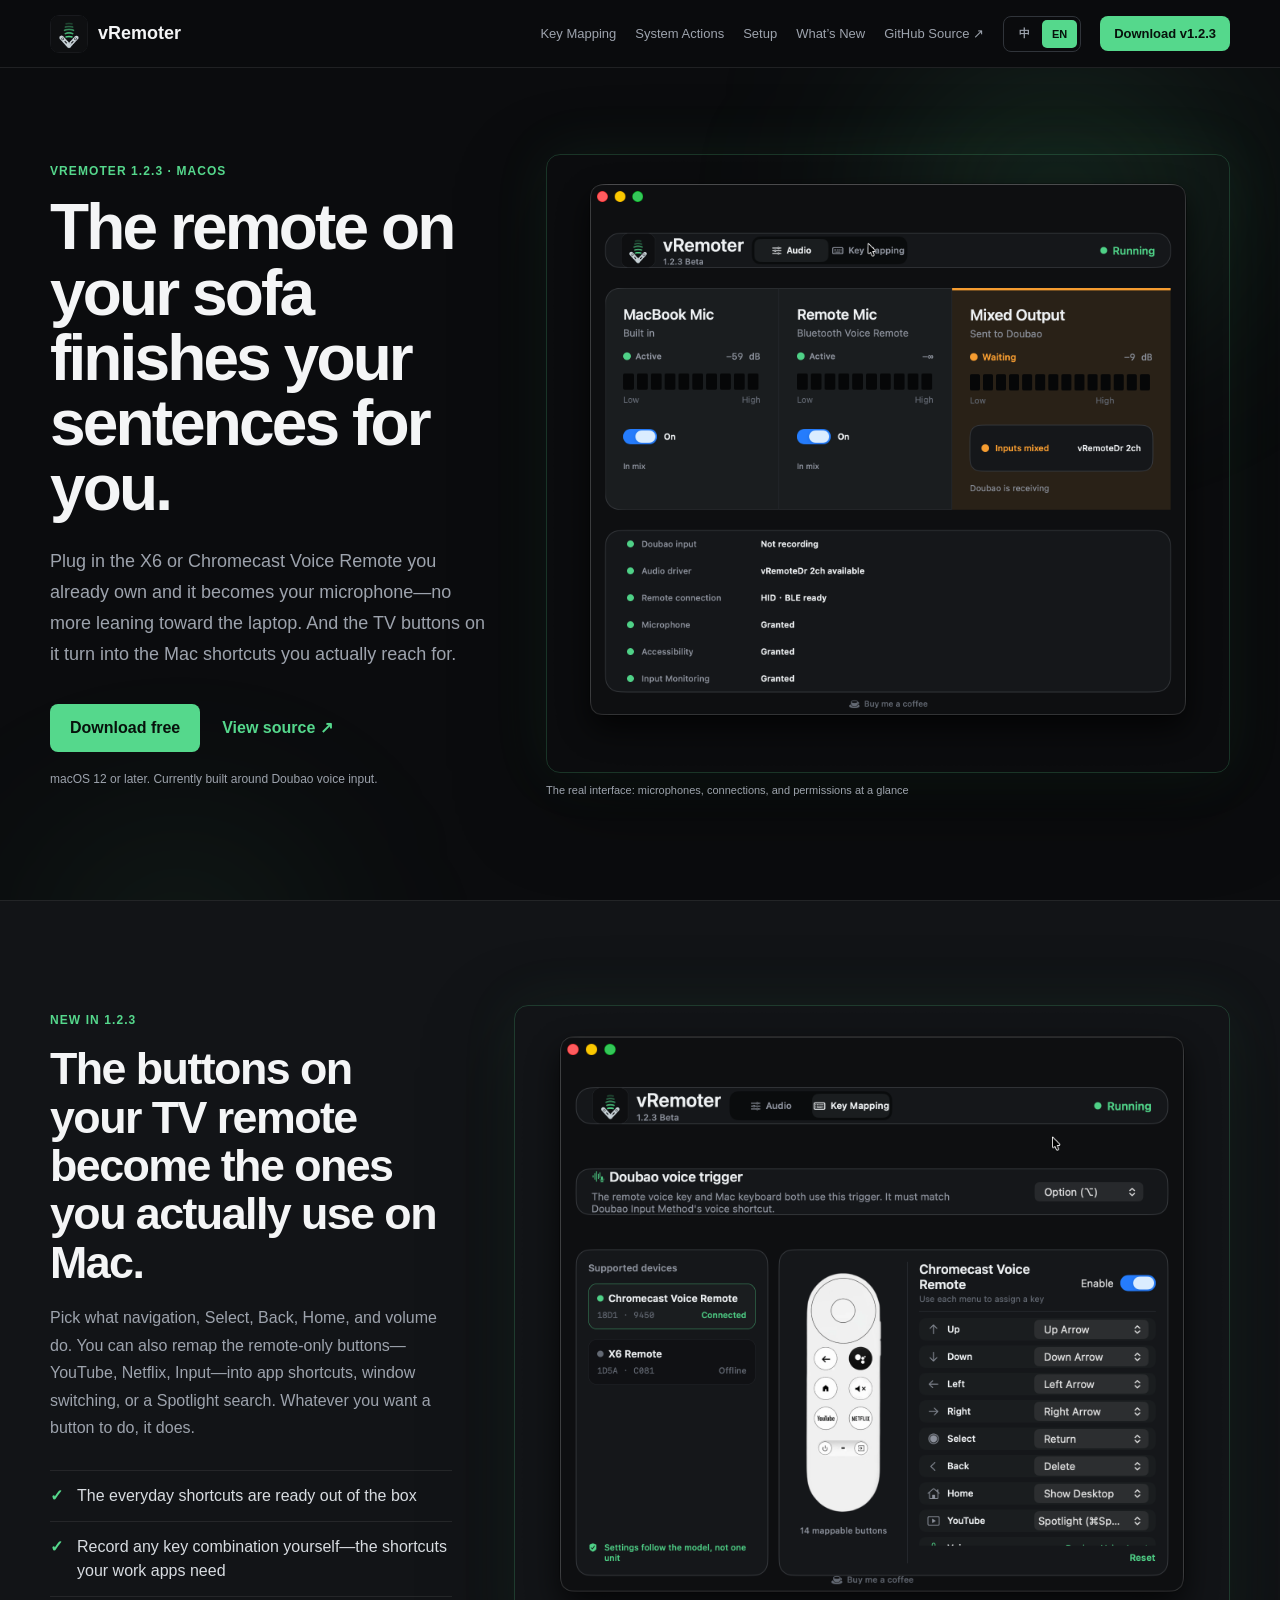
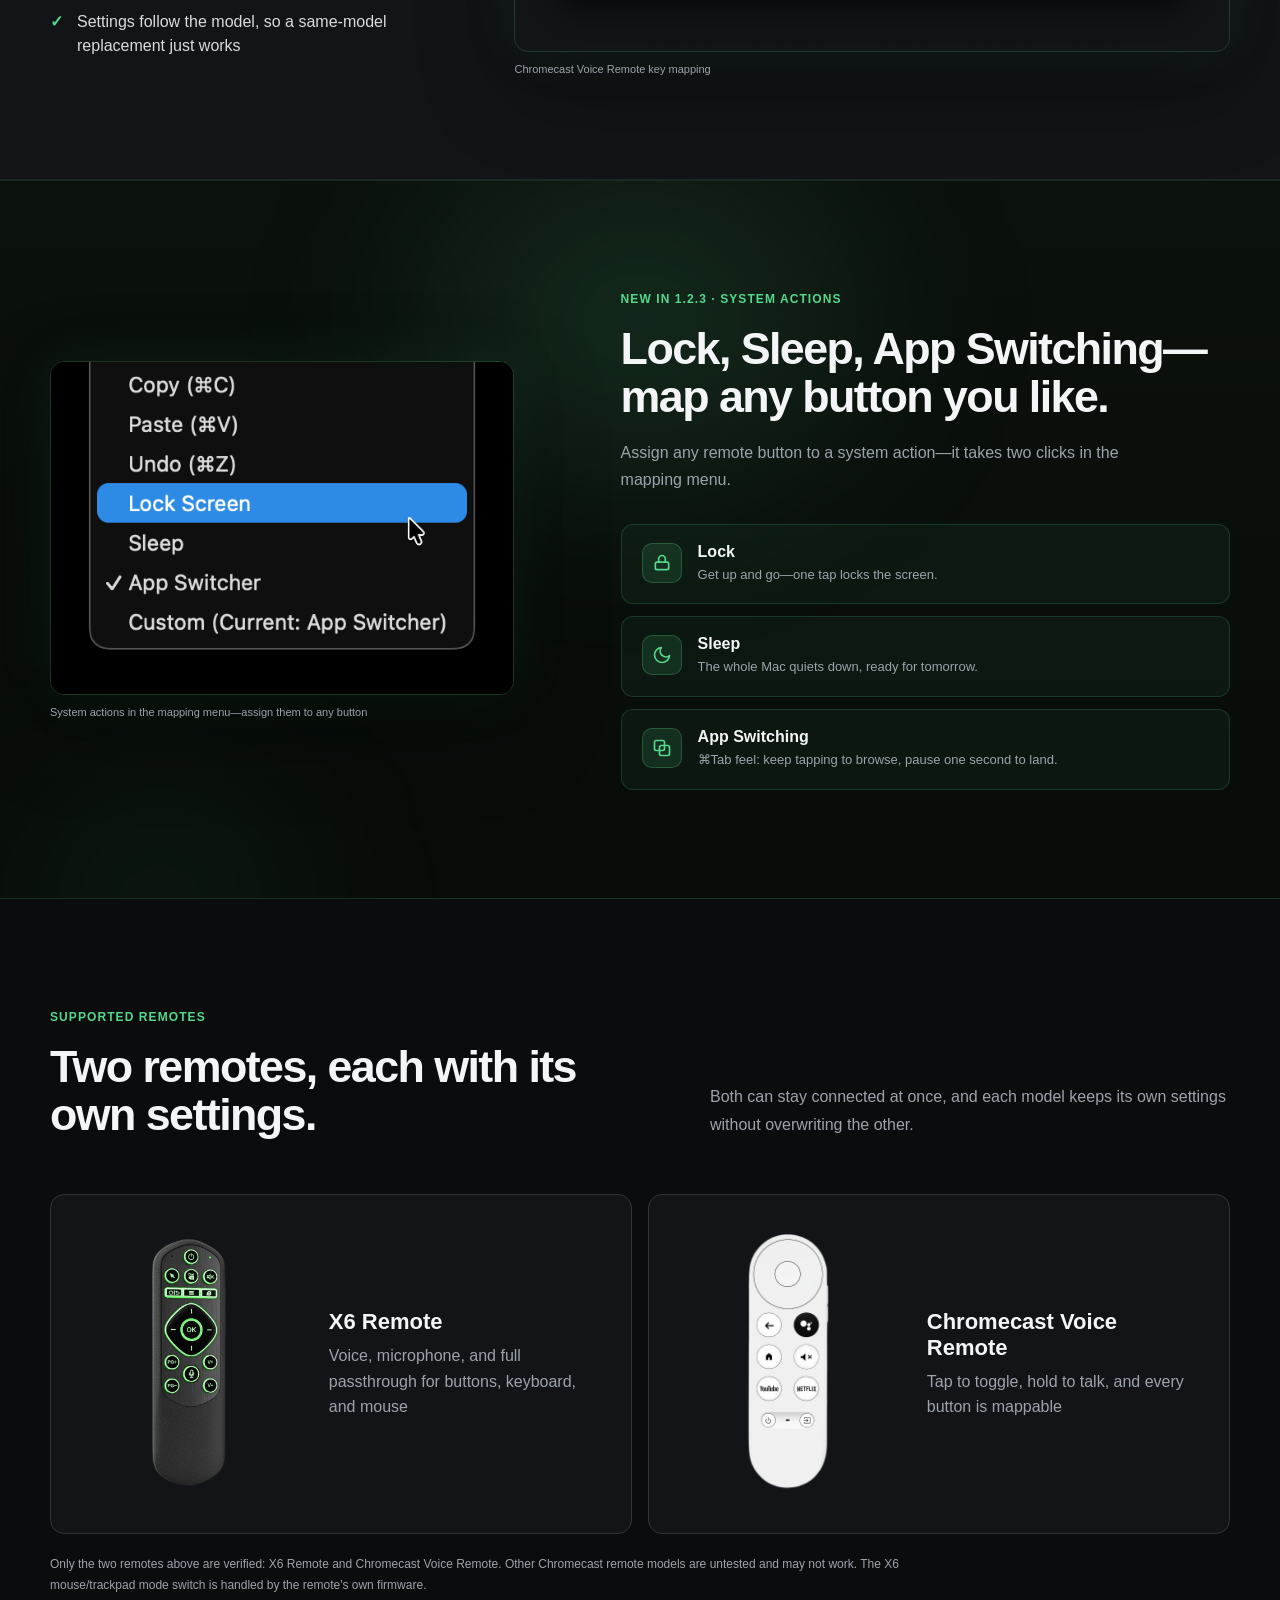
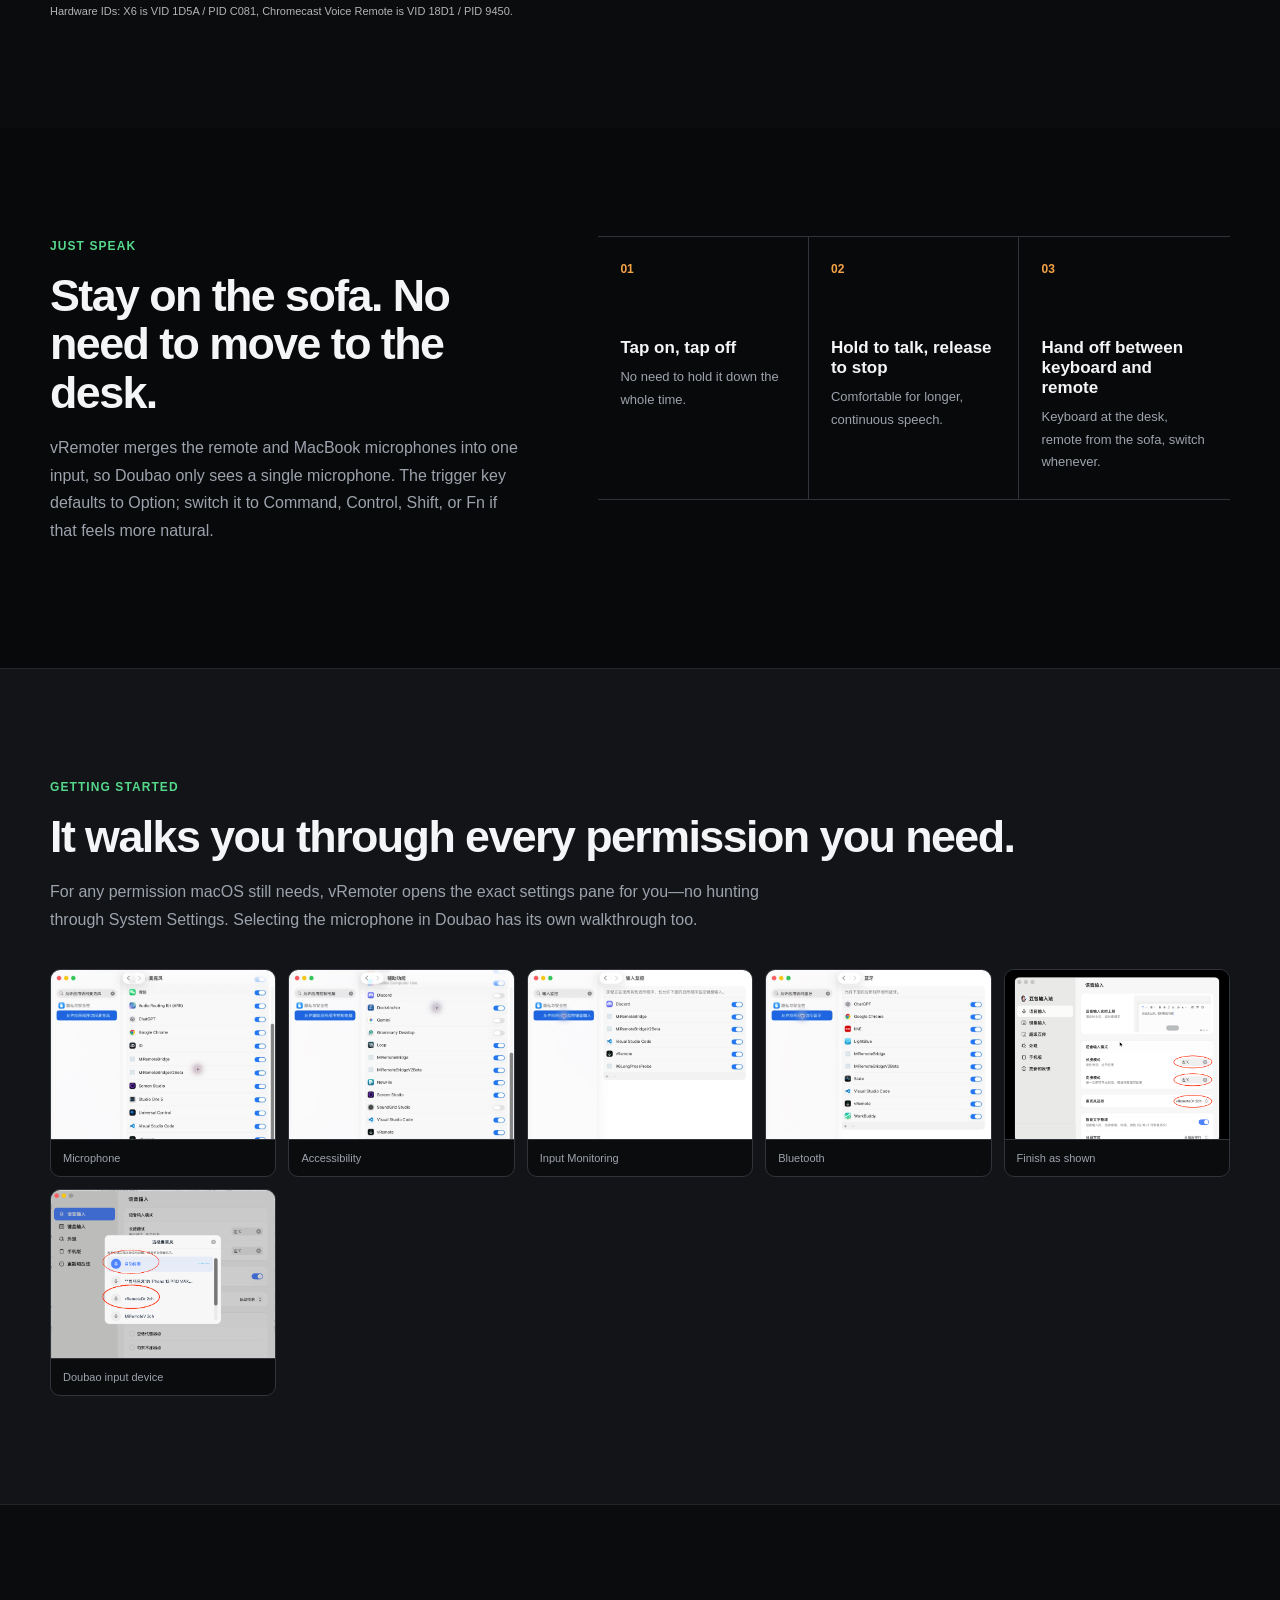
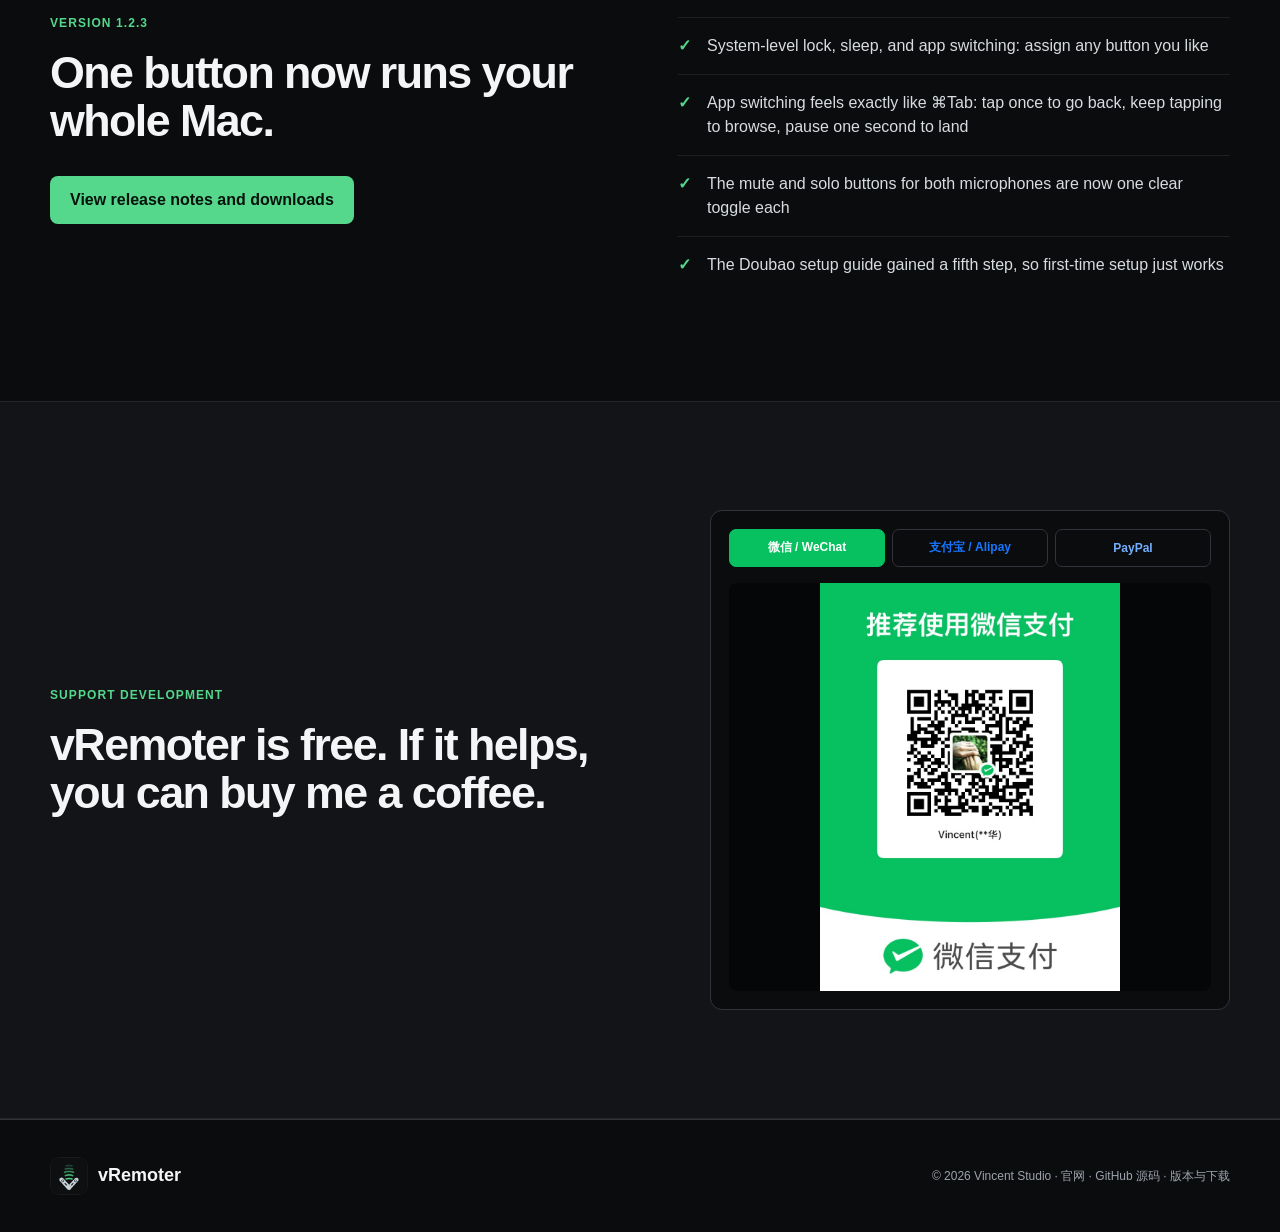
<file: docs/index.html>
<!doctype html>
<html lang="zh-Hans">
<head>
  <meta charset="utf-8">
  <meta name="viewport" content="width=device-width, initial-scale=1">
  <meta name="color-scheme" content="dark">
  <meta name="description" content="让 X6 与 Chromecast Voice Remote 变成 Mac 的语音麦克风与快捷键：对着遥控器说话就行，电视按键也能变成你要的 Mac 操作。vRemoter turns supported Bluetooth voice remotes into a dual-microphone voice input and programmable macOS controller for Doubao.">
  <title>vRemoter · 把遥控器变成你的麦克风和快捷键</title>
  <link rel="icon" href="assets/brand/vremoter-logo.png">
  <link rel="stylesheet" href="styles.css">
</head>
<body>
  <header class="topbar">
    <a class="brand" href="#top" aria-label="vRemoter"><img src="assets/brand/vremoter-logo.png" alt=""><span>vRemoter</span></a>
    <nav class="top-actions" aria-label="Primary">
      <a href="#mapping" data-zh="按键映射" data-en="Key Mapping">按键映射</a>
      <a href="#actions" data-zh="系统动作" data-en="System Actions">系统动作</a>
      <a href="#setup" data-zh="设置" data-en="Setup">设置</a>
      <a href="#release" data-zh="本次更新" data-en="What’s New">本次更新</a>
      <a href="https://github.com/VincentKingHsu/vRemoter" target="_blank" rel="noopener" data-zh="GitHub 源码 ↗" data-en="GitHub Source ↗">GitHub 源码 ↗</a>
      <div class="language-switch" role="group" aria-label="Language"><button type="button" data-set-language="zh" class="active">中</button><button type="button" data-set-language="en">EN</button></div>
      <a class="download-button" href="https://updates.vincentstudio.org/vremoter/" data-zh="下载 v1.2.3" data-en="Download v1.2.3">下载 v1.2.3</a>
    </nav>
  </header>

  <main id="top">
    <section class="hero-band">
      <div class="aurora" aria-hidden="true"></div>
      <section class="hero section-inner">
      <div class="hero-copy">
        <p class="eyebrow">vRemoter 1.2.3 · macOS</p>
        <h1 data-zh="沙发上的遥控器，帮你把话说完。" data-en="The remote on your sofa finishes your sentences for you.">沙发上的遥控器，帮你把话说完。</h1>
        <p class="lead" data-zh="手边的 X6 或 Chromecast Voice Remote，接上就能当你麦用——说话不用再凑近笔记本。顺手把电视上那些遥控键，换成你在 Mac 上真正想按的那几个。" data-en="Plug in the X6 or Chromecast Voice Remote you already own and it becomes your microphone—no more leaning toward the laptop. And the TV buttons on it turn into the Mac shortcuts you actually reach for.">手边的 X6 或 Chromecast Voice Remote，接上就能当你麦用——说话不用再凑近笔记本。顺手把电视上那些遥控键，换成你在 Mac 上真正想按的那几个。</p>
        <div class="hero-actions">
          <a class="primary-button" href="https://updates.vincentstudio.org/vremoter/" data-zh="免费下载" data-en="Download free">免费下载</a>
          <a class="secondary-link" href="https://github.com/VincentKingHsu/vRemoter" target="_blank" rel="noopener" data-zh="查看源码 ↗" data-en="View source ↗">查看源码 ↗</a>
        </div>
        <p class="system-note" data-zh="适用于 macOS 12 及以上版本，目前主要配合豆包输入法使用。" data-en="macOS 12 or later. Currently built around Doubao voice input.">适用于 macOS 12 及以上版本，目前主要配合豆包输入法使用。</p>
      </div>
      <figure class="app-shot hero-shot">
        <img data-localized-audio src="assets/screenshots/vremoter-audio-1.2.3.png" alt="vRemoter 1.2.3 界面截图">
        <figcaption data-zh="真实运行界面：麦克风、连接与权限状态一览" data-en="The real interface: microphones, connections, and permissions at a glance">真实运行界面：麦克风、连接与权限状态一览</figcaption>
      </figure>
      </section>
    </section>

    <section class="mapping-band" id="mapping">
      <div class="section-inner mapping-layout">
        <div class="mapping-copy">
          <p class="eyebrow" data-zh="1.2.3 新功能" data-en="New in 1.2.3">1.2.3 新功能</p>
          <h2 data-zh="电视上那堆按键，在 Mac 上换成你真正会用的。" data-en="The buttons on your TV remote become the ones you actually use on Mac.">电视上那堆按键，在 Mac 上换成你真正会用的。</h2>
          <p data-zh="方向、确认、返回、Home、音量这些常用键都能自己指定。YouTube、Netflix、信源这类遥控器专属键，也能换成打开 App、切窗口、 Spotlight 搜索——你想让它做什么，就是什么。" data-en="Pick what navigation, Select, Back, Home, and volume do. You can also remap the remote-only buttons—YouTube, Netflix, Input—into app shortcuts, window switching, or a Spotlight search. Whatever you want a button to do, it does.">方向、确认、返回、Home、音量这些常用键都能自己指定。YouTube、Netflix、信源这类遥控器专属键，也能换成打开 App、切窗口、 Spotlight 搜索——你想让它做什么，就是什么。</p>
          <ul class="feature-list">
            <li data-zh="常用操作已经内置好，装完就能直接用" data-en="The everyday shortcuts are ready out of the box">常用操作已经内置好，装完就能直接用</li>
            <li data-zh="任何组合键都能自己录一段，办公软件里最常用的那种" data-en="Record any key combination yourself—the shortcuts your work apps need">任何组合键都能自己录一段，办公软件里最常用的那种</li>
            <li data-zh="设置认型号不认设备，丢了换一只同款照样接着用" data-en="Settings follow the model, so a same-model replacement just works">设置认型号不认设备，丢了换一只同款照样接着用</li>
          </ul>
        </div>
        <figure class="app-shot mapping-shot">
          <img data-localized-mapping src="assets/screenshots/vremoter-mapping-chromecast-1.2.3.png" alt="Chromecast Voice Remote 按键映射界面">
          <figcaption data-zh="Chromecast Voice Remote 按键映射" data-en="Chromecast Voice Remote key mapping">Chromecast Voice Remote 按键映射</figcaption>
        </figure>
      </div>
    </section>

    <section class="actions-band" id="actions">
      <div class="aurora aurora-peak" aria-hidden="true"></div>
      <div class="section-inner actions-layout">
        <figure class="app-shot actions-shot">
          <img data-localized-actions src="assets/screenshots/vremoter-system-actions-1.2.3.png" alt="系统级动作菜单选项">
          <figcaption data-zh="映射菜单里的系统级动作选项，任意按键都能指过去" data-en="System actions in the mapping menu—assign them to any button">映射菜单里的系统级动作选项，任意按键都能指过去</figcaption>
        </figure>
        <div class="actions-copy">
          <p class="eyebrow" data-zh="1.2.3 新增 · 系统级动作" data-en="New in 1.2.3 · System actions">1.2.3 新增 · 系统级动作</p>
          <h2 data-zh="锁屏、睡眠、切换应用——随意设置。" data-en="Lock, Sleep, App Switching—map any button you like.">锁屏、睡眠、切换应用——随意设置。</h2>
          <p data-zh="任意遥控器按键都能指定为系统级动作，映射菜单里两下就配好。" data-en="Assign any remote button to a system action—it takes two clicks in the mapping menu.">任意遥控器按键都能指定为系统级动作，映射菜单里两下就配好。</p>
          <div class="action-cards">
            <div class="action-card">
              <span class="action-icon" aria-hidden="true"><svg width="20" height="20" viewBox="0 0 24 24" fill="none" stroke="currentColor" stroke-width="2" stroke-linecap="round" stroke-linejoin="round"><rect x="4" y="11" width="16" height="9" rx="2"/><path d="M8 11V7a4 4 0 0 1 8 0v4"/></svg></span>
              <div><h3 data-zh="锁屏" data-en="Lock">锁屏</h3><p data-zh="起身就走，按一下立刻锁屏。" data-en="Get up and go—one tap locks the screen.">起身就走，按一下立刻锁屏。</p></div>
            </div>
            <div class="action-card">
              <span class="action-icon" aria-hidden="true"><svg width="20" height="20" viewBox="0 0 24 24" fill="none" stroke="currentColor" stroke-width="2" stroke-linecap="round" stroke-linejoin="round"><path d="M21 12.8A9 9 0 1 1 11.2 3 7 7 0 0 0 21 12.8z"/></svg></span>
              <div><h3 data-zh="睡眠" data-en="Sleep">睡眠</h3><p data-zh="整台 Mac 安静下来，明早再战。" data-en="The whole Mac quiets down, ready for tomorrow.">整台 Mac 安静下来，明早再战。</p></div>
            </div>
            <div class="action-card">
              <span class="action-icon" aria-hidden="true"><svg width="20" height="20" viewBox="0 0 24 24" fill="none" stroke="currentColor" stroke-width="2" stroke-linecap="round" stroke-linejoin="round"><rect x="3" y="3" width="12" height="12" rx="2"/><rect x="9" y="9" width="12" height="12" rx="2"/></svg></span>
              <div><h3 data-zh="切换应用" data-en="App Switching">切换应用</h3><p data-zh="⌘Tab 手感，连按挑选，停手一秒落地。" data-en="⌘Tab feel: keep tapping to browse, pause one second to land.">⌘Tab 手感，连按挑选，停手一秒落地。</p></div>
            </div>
          </div>
        </div>
      </div>
    </section>

    <section class="section-inner remote-section">
      <div class="section-heading-row">
        <div><p class="eyebrow" data-zh="支持哪些遥控器" data-en="Supported remotes">支持哪些遥控器</p><h2 data-zh="两支遥控器，各记各的设置。" data-en="Two remotes, each with its own settings.">两支遥控器，各记各的设置。</h2></div>
        <p data-zh="两支可以同时连着，谁在说话就用谁。两支型号各自保存设置，不会互相覆盖。" data-en="Both can stay connected at once, and each model keeps its own settings without overwriting the other.">两支可以同时连着，谁在说话就用谁。两支型号各自保存设置，不会互相覆盖。</p>
      </div>
      <div class="remote-grid">
        <article class="remote-card">
          <img class="x6-image" src="assets/remotes/x6-remote.png" alt="X6 Remote">
          <div><h3>X6 Remote</h3><span data-zh="能语音、能当麦克风，正面按键和背面键盘鼠标都能透传" data-en="Voice, microphone, and full passthrough for buttons, keyboard, and mouse">能语音、能当麦克风，正面按键和背面键盘鼠标都能透传</span></div>
        </article>
        <article class="remote-card">
          <img class="chromecast-image" src="assets/remotes/chromecast-voice-remote.png" alt="Chromecast Voice Remote">
          <div><h3>Chromecast Voice Remote</h3><span data-zh="短按切换开关、长按按住说话，整套按键都能映射" data-en="Tap to toggle, hold to talk, and every button is mappable">短按切换开关、长按按住说话，整套按键都能映射</span></div>
        </article>
      </div>
      <div class="boundary-wrap">
        <p class="boundary-note" data-zh="目前实测可用的是上面这两支：X6 Remote 和 Chromecast Voice Remote。其他型号的 Chromecast 遥控器没有验证过，不保证能用。X6 上切换鼠标/触控板的那个键由遥控器自己处理，vRemoter 不介入。" data-en="Only the two remotes above are verified: X6 Remote and Chromecast Voice Remote. Other Chromecast remote models are untested and may not work. The X6 mouse/trackpad mode switch is handled by the remote's own firmware.">目前实测可用的是上面这两支：X6 Remote 和 Chromecast Voice Remote。其他型号的 Chromecast 遥控器没有验证过，不保证能用。X6 上切换鼠标/触控板的那个键由遥控器自己处理，vRemoter 不介入。</p>
        <p class="tech-detail" data-zh="硬件标识：X6 为 VID 1D5A / PID C081，Chromecast Voice Remote 为 VID 18D1 / PID 9450。" data-en="Hardware IDs: X6 is VID 1D5A / PID C081, Chromecast Voice Remote is VID 18D1 / PID 9450.">硬件标识：X6 为 VID 1D5A / PID C081，Chromecast Voice Remote 为 VID 18D1 / PID 9450。</p>
      </div>
    </section>

    <section class="voice-band">
      <div class="section-inner voice-layout">
        <div>
          <p class="eyebrow" data-zh="说话就行" data-en="Just speak">说话就行</p>
          <h2 data-zh="窝在沙发上，也不用挪到电脑前。" data-en="Stay on the sofa. No need to move to the desk.">窝在沙发上，也不用挪到电脑前。</h2>
          <p data-zh="vRemoter 把遥控器和 MacBook 的麦克风合成一路输入，豆包那边只会看到一支麦克风。触发键默认是 Option，手顺的话，换成 Command、Control、Shift、Fn 都行。" data-en="vRemoter merges the remote and MacBook microphones into one input, so Doubao only sees a single microphone. The trigger key defaults to Option; switch it to Command, Control, Shift, or Fn if that feels more natural.">vRemoter 把遥控器和 MacBook 的麦克风合成一路输入，豆包那边只会看到一支麦克风。触发键默认是 Option，手顺的话，换成 Command、Control、Shift、Fn 都行。</p>
        </div>
        <div class="voice-modes">
          <div><span>01</span><h3 data-zh="按一下开，再按一下关" data-en="Tap on, tap off">按一下开，再按一下关</h3><p data-zh="不用一直按着，想说完就说完。" data-en="No need to hold it down the whole time.">不用一直按着，想说完就说完。</p></div>
          <div><span>02</span><h3 data-zh="按住说话，松手结束" data-en="Hold to talk, release to stop">按住说话，松手结束</h3><p data-zh="长句、连续说，都比较顺手。" data-en="Comfortable for longer, continuous speech.">长句、连续说，都比较顺手。</p></div>
          <div><span>03</span><h3 data-zh="电脑和遥控器能互相接手" data-en="Hand off between keyboard and remote">电脑和遥控器能互相接手</h3><p data-zh="在电脑前用键盘，在沙发上用遥控器，随时切。" data-en="Keyboard at the desk, remote from the sofa, switch whenever.">在电脑前用键盘，在沙发上用遥控器，随时切。</p></div>
        </div>
      </div>
    </section>

    <section class="guide-band" id="setup">
      <div class="section-inner">
        <p class="eyebrow" data-zh="上手" data-en="Getting started">上手</p>
        <h2 data-zh="该开的权限，它一步步带你开。" data-en="It walks you through every permission you need.">该开的权限，它一步步带你开。</h2>
        <p class="section-copy" data-zh="macOS 缺的权限，vRemoter 会直接点进对应的设置页，不用你满屏找。豆包那边选麦克风也有单独向导。" data-en="For any permission macOS still needs, vRemoter opens the exact settings pane for you—no hunting through System Settings. Selecting the microphone in Doubao has its own walkthrough too.">macOS 缺的权限，vRemoter 会直接点进对应的设置页，不用你满屏找。豆包那边选麦克风也有单独向导。</p>
        <div class="guide-grid">
          <figure><img src="assets/guides/permission-microphone.png" alt="麦克风权限"><figcaption data-zh="麦克风" data-en="Microphone">麦克风</figcaption></figure>
          <figure><img src="assets/guides/permission-accessibility.png" alt="辅助功能权限"><figcaption data-zh="辅助功能" data-en="Accessibility">辅助功能</figcaption></figure>
          <figure><img src="assets/guides/permission-input-monitoring.png" alt="输入监控权限"><figcaption data-zh="输入监控" data-en="Input Monitoring">输入监控</figcaption></figure>
          <figure><img src="assets/guides/permission-bluetooth.png" alt="蓝牙权限"><figcaption data-zh="蓝牙" data-en="Bluetooth">蓝牙</figcaption></figure>
          <figure><img src="assets/guides/doubaoinput3.png" alt="豆包输入法设置引导"><figcaption data-zh="按图完成设置" data-en="Finish as shown">按图完成设置</figcaption></figure>
          <figure><img src="assets/guides/doubaoinput2.png" alt="豆包麦克风选择"><figcaption data-zh="豆包输入设备" data-en="Doubao input device">豆包输入设备</figcaption></figure>
        </div>
      </div>
    </section>

    <section class="section-inner release-section" id="release">
      <div class="release-copy">
        <p class="eyebrow" data-zh="版本 1.2.3" data-en="Version 1.2.3">版本 1.2.3</p>
        <h2 data-zh="一个按键，管起整台 Mac。" data-en="One button now runs your whole Mac.">一个按键，管起整台 Mac。</h2>
        <a class="primary-button inline-button" href="https://updates.vincentstudio.org/vremoter/" data-zh="查看更新日志与下载" data-en="View release notes and downloads">查看更新日志与下载</a>
      </div>
      <ul class="release-list">
        <li data-zh="新增系统级锁屏、睡眠、切换应用：任意按键都能指过去，看片累了按一下锁屏，起身倒水按一下睡眠" data-en="System-level lock, sleep, and app switching: assign any button you like">新增系统级锁屏、睡眠、切换应用：任意按键都能指过去，看片累了按一下锁屏，起身倒水按一下睡眠</li>
        <li data-zh="切换应用和真键盘 ⌘Tab 手感一致：单击切上一个，连按逐个挑，停手一秒就落地" data-en="App switching feels exactly like ⌘Tab: tap once to go back, keep tapping to browse, pause one second to land">切换应用和真键盘 ⌘Tab 手感一致：单击切上一个，连按逐个挑，停手一秒就落地</li>
        <li data-zh="双路麦克风的静音与独奏合并成一个拨动开关，开就是参与，关就是闭麦" data-en="The mute and solo buttons for both microphones are now one clear toggle each">双路麦克风的静音与独奏合并成一个拨动开关，开就是参与，关就是闭麦</li>
        <li data-zh="豆包输入法向导新增第 5 步引导图，照着设一次就能用" data-en="The Doubao setup guide gained a fifth step, so first-time setup just works">豆包输入法向导新增第 5 步引导图，照着设一次就能用</li>
      </ul>
    </section>

    <section class="support-band" id="support">
      <div class="section-inner support-layout">
        <div><p class="eyebrow" data-zh="支持开发" data-en="Support development">支持开发</p><h2 data-zh="vRemoter 免费提供。觉得好用，欢迎请我喝杯咖啡。" data-en="vRemoter is free. If it helps, you can buy me a coffee.">vRemoter 免费提供。觉得好用，欢迎请我喝杯咖啡。</h2></div>
        <div class="donation-panel">
          <div class="tabs donation-tabs" role="tablist"><button class="active" data-donation="wechat">微信 / WeChat</button><button data-donation="alipay">支付宝 / Alipay</button><button data-donation="paypal">PayPal</button></div>
          <img id="donation-code" src="assets/donate/wechat.JPG" alt="微信收款码">
        </div>
      </div>
    </section>
  </main>

  <footer>
    <div class="section-inner footer-inner">
      <div class="brand"><img src="assets/brand/vremoter-logo.png" alt=""><span>vRemoter</span></div>
      <p>© 2026 Vincent Studio · <a href="https://vremoter.vincentstudio.org/">官网</a> · <a href="https://github.com/VincentKingHsu/vRemoter">GitHub 源码</a> · <a href="https://updates.vincentstudio.org/vremoter/">版本与下载</a></p>
    </div>
  </footer>
  <script src="app.js"></script>
</body>
</html>
</file>
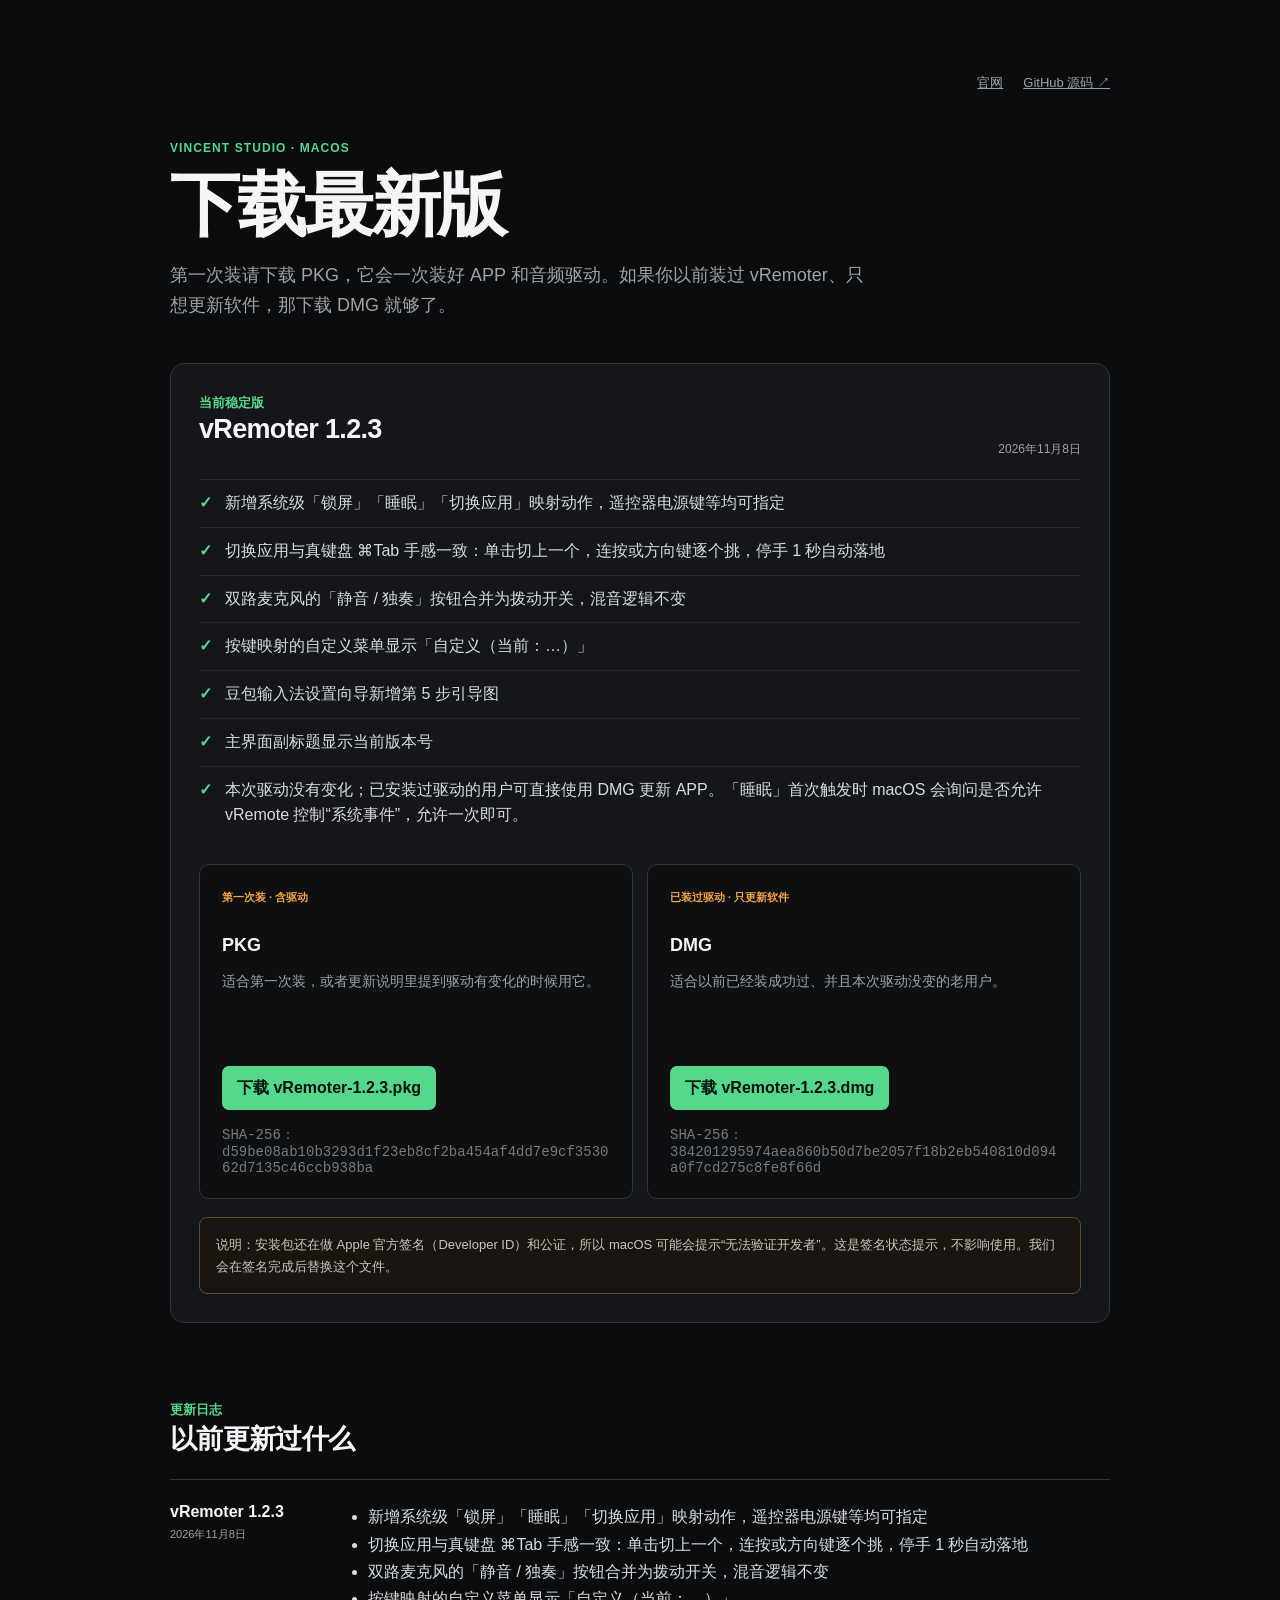
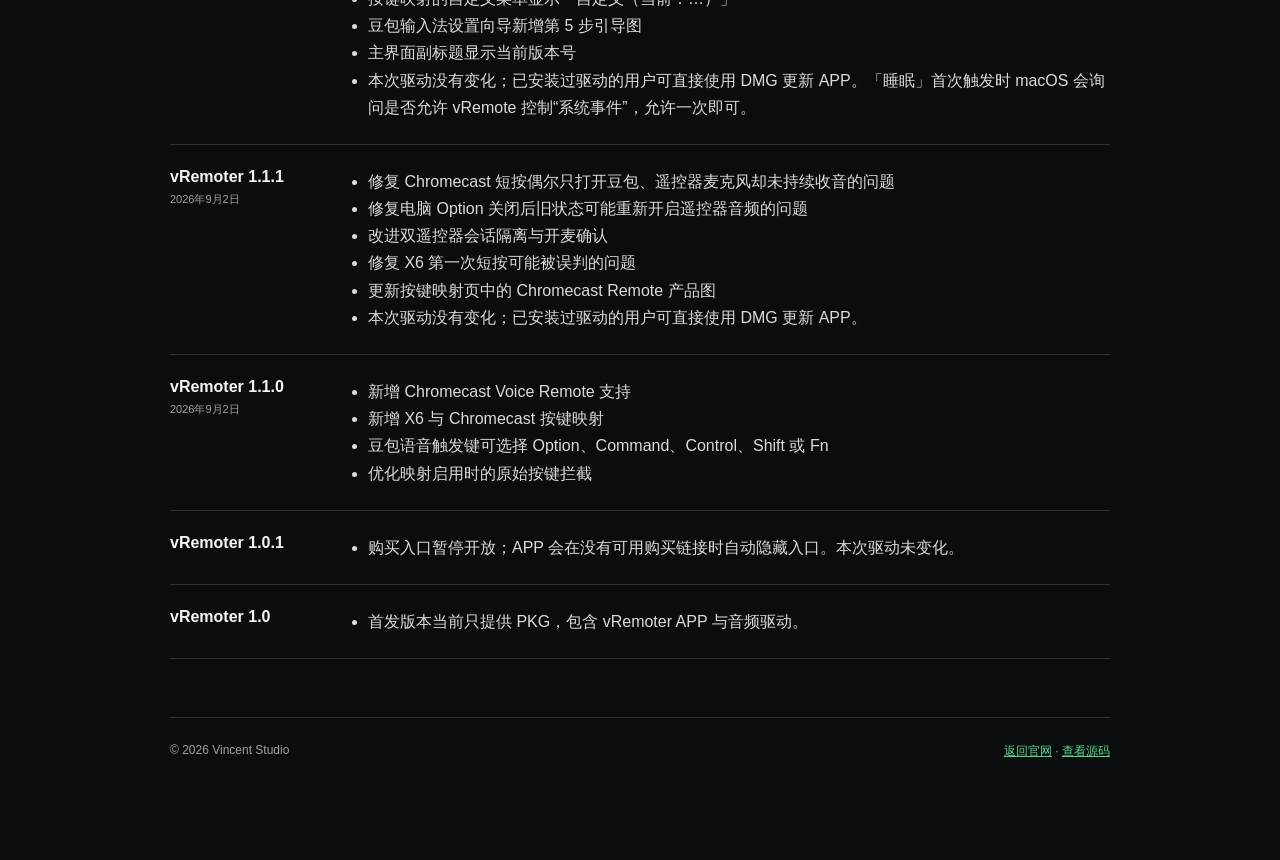
<file: Server/index.html>
<!doctype html>
<html lang="zh-Hans">
<head>
  <meta charset="utf-8">
  <meta name="viewport" content="width=device-width,initial-scale=1">
  <meta name="color-scheme" content="dark">
  <meta name="description" content="下载 vRemoter 最新版本，查看历史更新日志。macOS 12 及以上版本适用。">
  <title>vRemoter · 下载与更新</title>
  <style>
    :root{font-family:-apple-system,BlinkMacSystemFont,"Segoe UI","PingFang SC",sans-serif;color:#f4f5f6;background:#0b0c0e;--surface:#141619;--line:#30343a;--muted:#9da3ad;--green:#55d88c;--amber:#f4a447}
    *{box-sizing:border-box}body{margin:0}a{color:inherit}.wrap{width:min(940px,calc(100% - 40px));margin:0 auto;padding:74px 0 100px}.toplinks{display:flex;gap:20px;justify-content:flex-end;color:var(--muted);font-size:13px}.toplinks a:hover{color:var(--green)}.eyebrow{margin:46px 0 12px;color:var(--green);font-size:12px;font-weight:800;letter-spacing:.09em;text-transform:uppercase}h1{max-width:700px;margin:0 0 18px;font-size:clamp(42px,7vw,70px);line-height:1.02;letter-spacing:-.045em}h2{margin:0 0 14px;font-size:27px;letter-spacing:-.025em}h3{margin:0 0 8px;font-size:18px}p{color:var(--muted);line-height:1.7}.lead{max-width:700px;font-size:18px}.panel{margin-top:42px;padding:28px;border:1px solid var(--line);border-radius:14px;background:var(--surface)}.version-row{display:flex;align-items:end;justify-content:space-between;gap:20px}.version-label{margin:0;color:var(--green);font-size:13px;font-weight:800}.release-date{margin:0;font-size:12px}.notes{margin:20px 0 0;padding:0;list-style:none}.notes li{position:relative;padding:11px 0 11px 26px;border-top:1px solid rgba(255,255,255,.08);color:#d8dce1;line-height:1.55}.notes li:before{content:"✓";position:absolute;left:0;color:var(--green);font-weight:800}.downloads{display:grid;grid-template-columns:repeat(2,minmax(0,1fr));gap:14px;margin-top:26px}.download{padding:22px;border:1px solid var(--line);border-radius:10px;background:#0d0f11}.download .kind{display:inline-block;margin-bottom:30px;color:var(--amber);font-size:11px;font-weight:800}.download p{min-height:82px;font-size:14px}.download a{display:inline-flex;min-height:44px;padding:0 15px;align-items:center;border-radius:7px;background:var(--green);color:#07120c;font-weight:750;text-decoration:none}.digest{min-height:0!important;margin:16px 0 0;overflow-wrap:anywhere;font:11px ui-monospace,SFMono-Regular,Menlo,monospace;color:#747b84}.notice{margin:18px 0 0;padding:16px;border:1px solid #5f4b2f;border-radius:8px;background:#191611;color:#cfc5b6;font-size:13px;line-height:1.65}.history{margin-top:76px}.history-list{margin-top:22px;border-top:1px solid var(--line)}.history-item{padding:23px 0;border-bottom:1px solid var(--line);display:grid;grid-template-columns:150px 1fr;gap:28px}.history-item strong{font-size:16px}.history-item time{display:block;margin-top:6px;color:var(--muted);font-size:11px}.history-item ul{margin:0;padding-left:20px;color:#d8dce1;line-height:1.7}.footer{margin-top:58px;padding-top:25px;border-top:1px solid var(--line);display:flex;justify-content:space-between;gap:20px;color:var(--muted);font-size:12px}.footer a{color:var(--green)}.loading{color:var(--amber);font-weight:700}@media(max-width:640px){.wrap{width:calc(100% - 28px);padding-top:28px}.toplinks{justify-content:flex-start}.eyebrow{margin-top:55px}.downloads,.history-item{grid-template-columns:1fr}.download p{min-height:0}.version-row,.footer{align-items:flex-start;flex-direction:column}.history{margin-top:58px}}
  </style>
</head>
<body>
  <main class="wrap">
    <nav class="toplinks" aria-label="站点导航"><a href="https://vremoter.vincentstudio.org">官网</a><a href="https://github.com/VincentKingHsu/vRemoter">GitHub 源码 ↗</a></nav>
    <p class="eyebrow">Vincent Studio · macOS</p>
    <h1>下载最新版</h1>
    <p class="lead">第一次装请下载 PKG，它会一次装好 APP 和音频驱动。如果你以前装过 vRemoter、只想更新软件，那下载 DMG 就够了。</p>

    <section class="panel" aria-live="polite">
      <div class="version-row"><div><p class="version-label">当前稳定版</p><h2 id="release-name">正在读取…</h2></div><p id="release-date" class="release-date"></p></div>
      <ul id="latest-notes" class="notes"></ul>
      <div id="downloads" class="downloads"></div>
      <p class="notice">说明：安装包还在做 Apple 官方签名（Developer ID）和公证，所以 macOS 可能会提示“无法验证开发者”。这是签名状态提示，不影响使用。我们会在签名完成后替换这个文件。</p>
    </section>

    <section class="history">
      <p class="version-label">更新日志</p>
      <h2>以前更新过什么</h2>
      <div id="history-list" class="history-list"><p class="loading">正在读取版本历史…</p></div>
    </section>

    <footer class="footer"><span>© 2026 Vincent Studio</span><span><a href="https://vremoter.vincentstudio.org">返回官网</a> · <a href="https://github.com/VincentKingHsu/vRemoter">查看源码</a></span></footer>
  </main>
  <script>
    const textLines = (value = '') => value.split(/\r?\n/).map((line) => line.replace(/^\s*[-*•]\s*/, '').trim()).filter(Boolean);
    const safeDate = (value) => value ? new Intl.DateTimeFormat('zh-CN', {year:'numeric', month:'long', day:'numeric'}).format(new Date(value)) : '';
    const assetCard = (asset, extension) => {
      const article = document.createElement('article');
      article.className = 'download';
      const digest = (asset.digest || '').replace(/^sha256:/i, '');
      const firstInstall = extension === 'pkg';
      article.innerHTML = `<span class="kind">${firstInstall ? '第一次装 · 含驱动' : '已装过驱动 · 只更新软件'}</span><h3>${extension.toUpperCase()}</h3><p>${firstInstall ? '适合第一次装，或者更新说明里提到驱动有变化的时候用它。' : '适合以前已经装成功过、并且本次驱动没变的老用户。'}</p><a href="${asset.browser_download_url}">下载 ${asset.name}</a>${digest ? `<p class="digest">SHA-256：${digest}</p>` : ''}`;
      return article;
    };

    fetch('releases.json', {cache:'no-store'})
      .then((response) => response.ok ? response.json() : Promise.reject(new Error('manifest')))
      .then((allReleases) => {
        const releases = allReleases.filter((release) => !release.draft && !release.prerelease);
        const latest = releases[0];
        if (!latest) throw new Error('empty');
        document.querySelector('#release-name').textContent = latest.name;
        document.querySelector('#release-date').textContent = safeDate(latest.published_at);
        const latestNotes = document.querySelector('#latest-notes');
        textLines(latest.body).forEach((line) => { const item = document.createElement('li'); item.textContent = line; latestNotes.appendChild(item); });
        const downloads = document.querySelector('#downloads');
        ['pkg','dmg'].forEach((extension) => {
          const asset = latest.assets.find((item) => item.name.toLowerCase().endsWith(`.${extension}`));
          if (asset) downloads.appendChild(assetCard(asset, extension));
        });
        if (!downloads.children.length) downloads.innerHTML = '<p class="loading">当前版本暂时没有可下载文件。</p>';
        const history = document.querySelector('#history-list');
        history.innerHTML = '';
        releases.forEach((release) => {
          const item = document.createElement('article');
          item.className = 'history-item';
          const bullets = textLines(release.body).map((line) => `<li>${line}</li>`).join('');
          item.innerHTML = `<div><strong>${release.name}</strong><time>${safeDate(release.published_at)}</time></div><ul>${bullets || '<li>版本维护更新</li>'}</ul>`;
          history.appendChild(item);
        });
      })
      .catch(() => {
        document.querySelector('#release-name').textContent = '暂时无法读取下载信息';
        document.querySelector('#history-list').innerHTML = '<p class="loading">请稍后刷新，或前往 GitHub 查看源码与版本记录。</p>';
      });
  </script>
</body>
</html>
</file>
<file: docs/styles.css>
:root {
  --panel: #0b0c0e;
  --surface: #121417;
  --surface-2: #181b1f;
  --line: #30343a;
  --text: #f4f5f6;
  --secondary: #9da3ad;
  --green: #55d88c;
  --amber: #f4a447;
  --wechat: #07c160;
  --alipay: #1677ff;
  --paypal: #1769aa;
  --max: 1180px;
}

* { box-sizing: border-box; }
html { scroll-behavior: smooth; }
body {
  margin: 0;
  color: var(--text);
  background: var(--panel);
  font-family: -apple-system, BlinkMacSystemFont, "Segoe UI", "PingFang SC", "Microsoft YaHei", sans-serif;
  -webkit-font-smoothing: antialiased;
}
a { color: inherit; text-decoration: none; }
img { display: block; max-width: 100%; }
button { font: inherit; }
h1, h2, h3, p, figure { margin-top: 0; }
p { color: var(--secondary); line-height: 1.72; }

.section-inner { width: min(var(--max), calc(100% - 40px)); margin-inline: auto; }
.topbar {
  position: sticky;
  z-index: 20;
  top: 0;
  min-height: 68px;
  padding: 10px max(20px, calc((100vw - var(--max)) / 2));
  display: flex;
  align-items: center;
  justify-content: space-between;
  border-bottom: 1px solid rgba(255, 255, 255, .09);
  background: rgba(11, 12, 14, .94);
  backdrop-filter: blur(18px);
}
.brand { display: inline-flex; align-items: center; gap: 10px; font-size: 18px; font-weight: 750; }
.brand img { width: 38px; height: 38px; border-radius: 9px; }
.top-actions { display: flex; align-items: center; gap: 19px; color: var(--secondary); font-size: 13px; }
.top-actions > a:hover, footer a:hover { color: var(--green); }
.language-switch { display: flex; padding: 3px; border: 1px solid var(--line); border-radius: 8px; }
.language-switch button,
.tabs button {
  border: 0;
  color: var(--secondary);
  background: transparent;
  cursor: pointer;
}
.language-switch button { width: 35px; height: 28px; border-radius: 5px; font-size: 11px; font-weight: 750; }
.language-switch button.active { color: #07120c; background: var(--green); }
.download-button,
.primary-button {
  display: inline-flex;
  align-items: center;
  justify-content: center;
  color: #07120c !important;
  background: var(--green);
  border-radius: 8px;
  font-weight: 750;
}
.download-button { padding: 10px 14px; }
.primary-button { min-height: 48px; padding: 0 20px; }

/* hero 外层全宽带：光晕挂在这一层，延伸到视口边缘而不是内容容器边界 */
.hero-band {
  position: relative;
  overflow: hidden;
}
.hero {
  position: relative;
  min-height: calc(100vh - 68px);
  padding-block: 76px 94px;
  display: grid;
  grid-template-columns: minmax(360px, .82fr) minmax(520px, 1.28fr);
  gap: 58px;
  align-items: center;
}
/* P1 Aurora 光晕：纯 CSS 绿色氛围，跟随品牌绿 */
.aurora {
  position: absolute;
  inset: 0;
  overflow: hidden;
  pointer-events: none;
  z-index: 0;
}
.aurora::before,
.aurora::after {
  content: "";
  position: absolute;
  border-radius: 50%;
  filter: blur(90px);
}
.aurora::after {
  width: 560px; height: 440px;
  bottom: -260px;
  left: calc(50% - 740px);
  background: radial-gradient(closest-side, rgba(85, 216, 140, .12), transparent 70%);
}
/* 右上主光：直接锚在 hero 截图卡上，横纵都随卡片，任何视口下都在卡右上角背后 */
.hero-shot { position: relative; }
.hero-shot::before {
  content: "";
  position: absolute;
  z-index: -1;
  width: 720px; height: 560px;
  top: -240px; right: -190px;
  border-radius: 50%;
  filter: blur(90px);
  background: radial-gradient(closest-side, rgba(85, 216, 140, .2), transparent 70%);
}
.hero-band > :not(.aurora) { position: relative; z-index: 1; }
.eyebrow { margin-bottom: 14px; color: var(--green); font-size: 12px; font-weight: 800; letter-spacing: .09em; text-transform: uppercase; }
h1 { max-width: 680px; margin-bottom: 24px; font-size: clamp(44px, 5vw, 67px); line-height: 1.02; letter-spacing: -.045em; }
h2 { margin-bottom: 18px; font-size: clamp(32px, 3.5vw, 47px); line-height: 1.08; letter-spacing: -.035em; }
h3 { margin-bottom: 8px; font-size: 18px; }
.lead { max-width: 650px; font-size: 18px; }
.hero-actions { display: flex; align-items: center; gap: 22px; margin-top: 34px; }
.secondary-link { color: var(--green); font-weight: 700; }
.system-note { margin: 17px 0 0; font-size: 12px; }
.app-shot { margin: 0; }
/* P2 辉光截图卡：绿 20% 边框 + 绿 8% 外发光 */
.app-shot img {
  width: 100%;
  border: 1px solid rgba(85, 216, 140, .2);
  border-radius: 14px;
  box-shadow: 0 0 60px rgba(85, 216, 140, .08), 0 30px 90px rgba(0, 0, 0, .38);
}
figcaption { margin-top: 11px; color: var(--secondary); font-size: 11px; }

.mapping-band,
.guide-band,
.support-band {
  border-block: 1px solid rgba(255, 255, 255, .07);
  background: var(--surface);
}
.mapping-layout {
  padding-block: 104px;
  display: grid;
  grid-template-columns: minmax(300px, .72fr) minmax(500px, 1.28fr);
  gap: 62px;
  align-items: center;
}
.mapping-copy > p:not(.eyebrow) { max-width: 500px; }
.feature-list,
.release-list {
  margin: 28px 0 0;
  padding: 0;
  list-style: none;
}
.feature-list li,
.release-list li {
  position: relative;
  padding: 13px 0 13px 27px;
  border-top: 1px solid rgba(255, 255, 255, .08);
  color: #d8dce1;
  line-height: 1.5;
}
.feature-list li::before,
.release-list li::before {
  content: "✓";
  position: absolute;
  left: 0;
  color: var(--green);
  font-weight: 800;
}

.remote-section { padding-block: 108px; }
.section-heading-row { display: grid; grid-template-columns: 1fr 1fr; gap: 52px; align-items: end; }
.section-heading-row > p { max-width: 520px; margin-bottom: 18px; justify-self: end; }
.remote-grid { display: grid; grid-template-columns: repeat(2, minmax(0, 1fr)); gap: 16px; margin-top: 38px; }
.remote-card {
  min-height: 340px;
  padding: 30px;
  display: grid;
  grid-template-columns: minmax(150px, .8fr) minmax(180px, 1fr);
  gap: 30px;
  align-items: center;
  border: 1px solid var(--line);
  border-radius: 14px;
  background: var(--surface);
}
.remote-card img { width: 100%; height: 260px; object-fit: contain; }
.remote-card .x6-image { object-position: center; }
.remote-card h3 { font-size: 22px; }
.remote-card p { margin-bottom: 14px; color: var(--green); font-size: 12px; font-weight: 750; }
.remote-card span { color: var(--secondary); line-height: 1.6; }
.remote-card .card-tagline { font-size: 12px; }
.boundary-note { max-width: 920px; margin: 20px 0 0; font-size: 12px; }
.tech-detail { max-width: 920px; margin: 6px 0 0; color: var(--muted); font-size: 11px; opacity: .72; }
/* 系统级动作独立区：滚动中的 peak，全站最亮的氛围处理 */
.actions-band {
  position: relative;
  overflow: hidden;
  border-block: 1px solid rgba(85, 216, 140, .16);
  background: linear-gradient(180deg, #0b110d, #080c09);
}
.aurora-peak::before {
  width: 820px; height: 600px;
  top: -160px; left: 50%;
  margin-left: -410px;
  background: radial-gradient(closest-side, rgba(85, 216, 140, .2), transparent 70%);
}
.aurora-peak::after {
  width: 520px; height: 400px;
  bottom: -200px; right: -140px;
  background: radial-gradient(closest-side, rgba(85, 216, 140, .12), transparent 70%);
}
.actions-layout {
  position: relative;
  z-index: 1;
  padding-block: 108px;
  display: grid;
  grid-template-columns: minmax(360px, .9fr) minmax(420px, 1.1fr);
  gap: 72px;
  align-items: center;
}
.actions-shot img { max-width: 464px; }
.actions-copy > p:not(.eyebrow) { max-width: 500px; }
.action-cards { margin-top: 30px; display: grid; gap: 12px; }
.action-card {
  display: flex;
  gap: 16px;
  align-items: flex-start;
  padding: 18px 20px;
  border: 1px solid rgba(85, 216, 140, .18);
  border-radius: 12px;
  background: rgba(85, 216, 140, .05);
}
.action-card .action-icon {
  flex: 0 0 auto;
  width: 40px; height: 40px;
  display: grid;
  place-items: center;
  border: 1px solid rgba(85, 216, 140, .25);
  border-radius: 10px;
  background: rgba(85, 216, 140, .12);
  color: var(--green);
}
.action-card h3 { margin-bottom: 4px; font-size: 16px; }
.action-card p { margin-bottom: 0; font-size: 13px; line-height: 1.6; }

.voice-band { background: #08090a; }
.voice-layout { padding-block: 108px; display: grid; grid-template-columns: .86fr 1.14fr; gap: 72px; align-items: start; }
.voice-layout > div:first-child p:last-child { max-width: 510px; }
.voice-modes { display: grid; grid-template-columns: repeat(3, minmax(0, 1fr)); border-block: 1px solid var(--line); }
.voice-modes > div { min-height: 230px; padding: 25px 22px; border-right: 1px solid var(--line); }
.voice-modes > div:last-child { border-right: 0; }
.voice-modes span { display: block; margin-bottom: 62px; color: var(--amber); font-size: 12px; font-weight: 800; }
.voice-modes h3 { font-size: 17px; }
.voice-modes p { margin-bottom: 0; font-size: 13px; }

.guide-band .section-inner { padding-block: 108px; }
.section-copy { max-width: 760px; }
.guide-grid { display: grid; grid-template-columns: repeat(5, minmax(0, 1fr)); gap: 12px; margin-top: 36px; }
.guide-grid figure { margin: 0; overflow: hidden; border: 1px solid var(--line); border-radius: 10px; background: #0b0c0e; }
.guide-grid img { width: 100%; aspect-ratio: 4 / 3; object-fit: cover; object-position: center top; }
.guide-grid figcaption { margin: 0; padding: 12px; border-top: 1px solid var(--line); }

.release-section { padding-block: 108px; display: grid; grid-template-columns: 1fr 1fr; gap: 76px; align-items: start; }
.release-copy h2 { max-width: 590px; }
.inline-button { margin-top: 14px; }
.release-list { margin-top: 4px; }
.release-list li { padding-block: 16px; padding-left: 29px; }

.support-band .section-inner { padding-block: 108px; }
.support-layout { display: grid; grid-template-columns: 1fr 1fr; gap: 72px; align-items: center; }
.donation-panel { width: min(100%, 520px); height: 500px; padding: 18px; justify-self: end; display: flex; flex-direction: column; border: 1px solid var(--line); border-radius: 12px; background: #0b0c0e; }
.tabs { display: flex; gap: 7px; }
.tabs button { min-height: 38px; padding: 0 14px; border: 1px solid var(--line); border-radius: 7px; font-size: 12px; font-weight: 700; }
.donation-tabs { display: grid; grid-template-columns: repeat(3, minmax(0, 1fr)); }
.donation-tabs button { min-width: 0; padding-inline: 8px; white-space: nowrap; }
.donation-tabs button[data-donation="wechat"] { color: var(--wechat); }
.donation-tabs button[data-donation="wechat"].active { color: white; border-color: var(--wechat); background: var(--wechat); }
.donation-tabs button[data-donation="alipay"] { color: var(--alipay); }
.donation-tabs button[data-donation="alipay"].active { color: white; border-color: var(--alipay); background: var(--alipay); }
.donation-tabs button[data-donation="paypal"] { color: #73afff; }
.donation-tabs button[data-donation="paypal"].active { color: white; border-color: var(--paypal); background: var(--paypal); }
#donation-code { width: 100%; min-height: 0; flex: 1; margin-top: 16px; object-fit: contain; background: #050607; border-radius: 8px; }

footer { border-top: 1px solid var(--line); }
.footer-inner { min-height: 112px; display: flex; align-items: center; justify-content: space-between; gap: 24px; }
.footer-inner p { margin: 0; font-size: 12px; text-align: right; }

@media (max-width: 980px) {
  .top-actions > a:not(.download-button) { display: none; }
  .hero,
  .mapping-layout,
  .actions-layout,
  .voice-layout,
  .release-section,
  .support-layout { grid-template-columns: 1fr; }
  .hero { min-height: 0; padding-block: 68px 82px; }
  .hero-copy { max-width: 720px; }
  .mapping-layout,
  .actions-layout,
  .voice-layout { gap: 42px; }
  .actions-shot img { max-width: 100%; }
  .hero-shot::before { right: -120px; opacity: .7; }
  .section-heading-row { grid-template-columns: 1fr; gap: 10px; }
  .section-heading-row > p { justify-self: start; }
  .guide-grid { grid-template-columns: repeat(3, minmax(0, 1fr)); }
  .donation-panel { max-width: none; justify-self: stretch; }
}

@media (max-width: 700px) {
  .section-inner { width: min(100% - 28px, var(--max)); }
  .topbar { min-height: 60px; padding-inline: 14px; }
  .top-actions { gap: 8px; }
  .download-button { display: none; }
  h1 { font-size: 39px; }
  h2 { font-size: 31px; }
  .lead { font-size: 16px; }
  .hero,
  .mapping-layout,
  .remote-section,
  .actions-layout,
  .voice-layout,
  .guide-band .section-inner,
  .release-section,
  .support-band .section-inner { padding-block: 70px; }
  .hero-actions { align-items: flex-start; flex-direction: column; gap: 16px; }
  .remote-grid,
  .voice-modes,
  .guide-grid { grid-template-columns: 1fr; }
  .remote-card { min-height: 0; grid-template-columns: .8fr 1.2fr; padding: 22px; gap: 18px; }
  .remote-card img { height: 220px; }
  .voice-modes > div { min-height: 0; border-right: 0; border-bottom: 1px solid var(--line); }
  .voice-modes > div:last-child { border-bottom: 0; }
  .voice-modes span { margin-bottom: 30px; }
  .donation-panel { height: 440px; }
  .footer-inner { align-items: flex-start; flex-direction: column; justify-content: center; }
  .footer-inner p { text-align: left; }
}

@media (max-width: 430px) {
  .remote-card { grid-template-columns: 1fr; }
  .remote-card img { height: 240px; }
  .donation-tabs button { font-size: 10px; }
}
</file>
